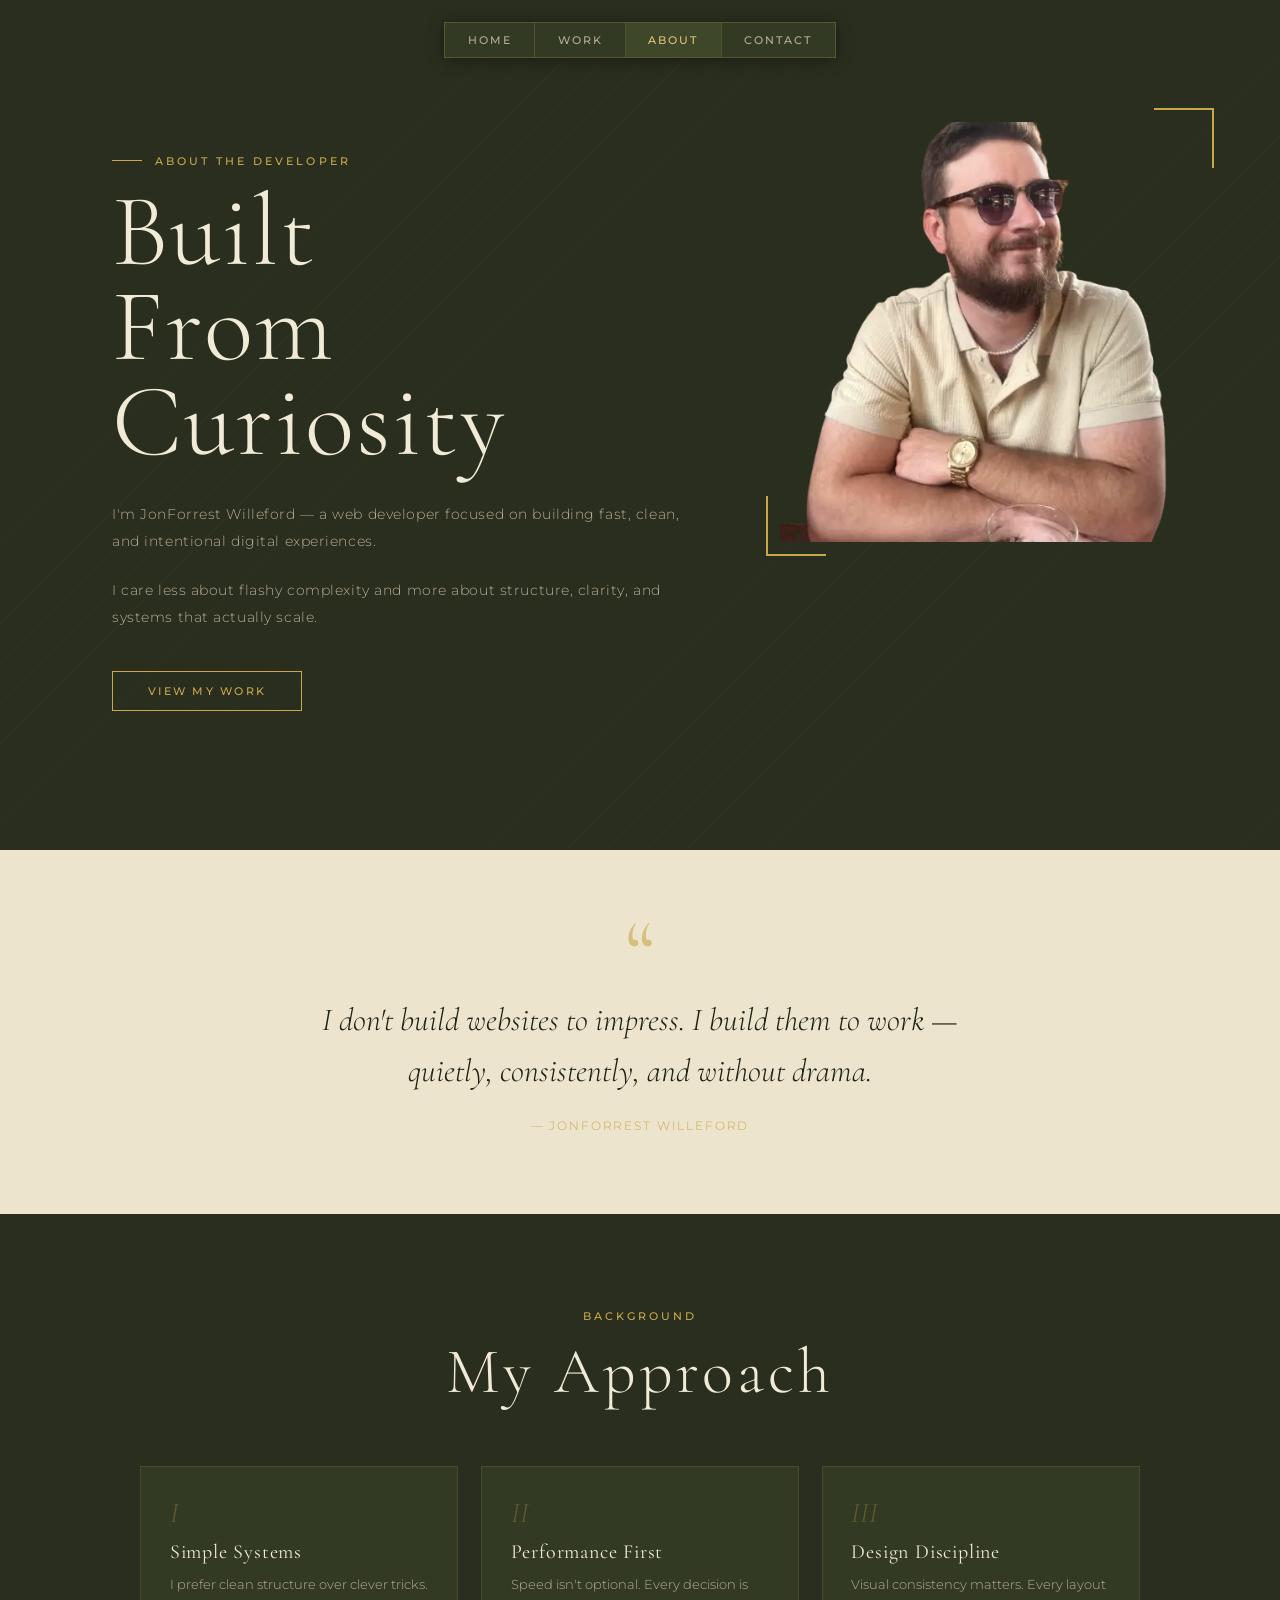
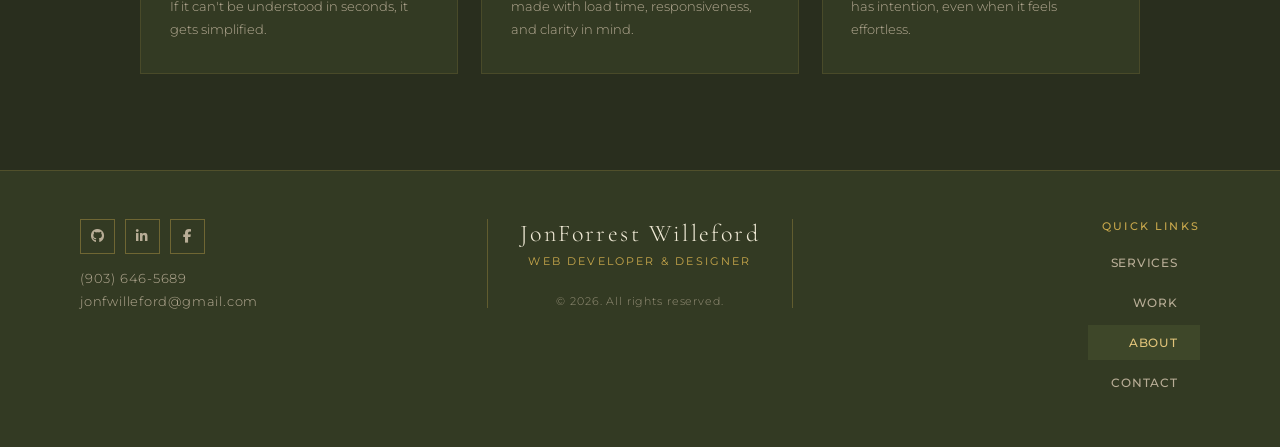
<file: about.html>
<!DOCTYPE html>
<html lang="en">
<head>
    <meta charset="UTF-8">
    <meta name="viewport" content="width=device-width, initial-scale=1.0">
    <title>About — JonForrest Willeford</title>
    <meta name="description" content="Learn about JonForrest Willeford — a web developer focused on building fast, clean, and intentional digital experiences with an emphasis on structure and clarity.">
    <link rel="canonical" href="https://jonforrest.dev/about.html">
    <meta property="og:type" content="website">
    <meta property="og:url" content="https://jonforrest.dev/about.html">
    <meta property="og:title" content="About — JonForrest Willeford">
    <meta property="og:description" content="Web developer focused on building fast, clean, and intentional digital experiences with an emphasis on structure and clarity.">
    <meta property="og:image" content="https://jonforrest.dev/imgs/hero_nb.webp">
    <meta name="twitter:card" content="summary_large_image">
    <meta name="twitter:title" content="About — JonForrest Willeford">
    <meta name="twitter:description" content="Web developer focused on building fast, clean, and intentional digital experiences with an emphasis on structure and clarity.">
    <meta name="twitter:image" content="https://jonforrest.dev/imgs/hero_nb.webp">
    <link rel="preconnect" href="https://fonts.googleapis.com">
    <link rel="preconnect" href="https://fonts.gstatic.com" crossorigin>
    <link href="https://fonts.googleapis.com/css2?family=Cormorant+Garamond:ital,wght@0,300;0,400;0,600;1,300;1,400&family=Montserrat:wght@300;400;500&display=swap" rel="stylesheet">
    <link rel="stylesheet" href="styles.css?v=2">
    <link rel="stylesheet" href="https://cdnjs.cloudflare.com/ajax/libs/font-awesome/6.5.0/css/all.min.css">
    <link rel="icon" type="image/x-icon" href="imgs/favicon.ico">
    <link rel="icon" type="image/svg+xml" href="imgs/favicon.svg">
    <link rel="apple-touch-icon" sizes="180x180" href="imgs/favicon.png">
</head>
<body>

<header class="top-header">

    <div class="nav-container">
        <nav>
            <ul>
                <li><a href="index.html" id="dynamicNav">Services</a></li>
                <li><a href="work.html">Work</a></li>
                <li><a href="about.html">About</a></li>
                <li><a href="contact.html">Contact</a></li>
            </ul>
        </nav>
    </div>

    <div class="hero-layout">
        <div class="hero-text">
            <p class="hero-eyebrow">About the Developer</p>
            <h1>Built<br>From Curiosity</h1>
            <p class="intro">
                I'm JonForrest Willeford — a web developer focused on building
                fast, clean, and intentional digital experiences.
            </p>
            <p class="intro">
                I care less about flashy complexity and more about structure,
                clarity, and systems that actually scale.
            </p>
            <a href="work.html" class="cta-btn">View My Work</a>
        </div>

        <div class="hero-photo-col">
            <div class="hero-photo-frame">
                <img src="imgs/hero_nb.webp" alt="JonForrest Willeford" class="profile-pic" width="500" height="500" loading="lazy">
                <div class="photo-ornament"></div>
            </div>
        </div>
    </div>

</header>

<main>

    <blockquote class="quote">
        <span class="quote-mark">&ldquo;</span>
        <p>I don't build websites to impress. I build them to work —
        quietly, consistently, and without drama.</p>
        <cite>— JonForrest Willeford</cite>
    </blockquote>

    <section class="services">
        <div class="section-label">Background</div>
        <h2 class="section-title">My Approach</h2>

        <div class="services-grid">
            <div class="service-card">
                <div class="service-num">I</div>
                <h3>Simple Systems</h3>
                <p>I prefer clean structure over clever tricks. If it can't be
                understood in seconds, it gets simplified.</p>
            </div>
            <div class="service-card">
                <div class="service-num">II</div>
                <h3>Performance First</h3>
                <p>Speed isn't optional. Every decision is made with load time,
                responsiveness, and clarity in mind.</p>
            </div>
            <div class="service-card">
                <div class="service-num">III</div>
                <h3>Design Discipline</h3>
                <p>Visual consistency matters. Every layout has intention,
                even when it feels effortless.</p>
            </div>
        </div>
    </section>

</main>

<footer>
    <div class="footer-inner">
        <div class="footer-col footer-col--left">
            <div class="footer-socials">
                <a href="https://github.com/Jonfwilleford" target="_blank" rel="noopener" class="social-link" aria-label="GitHub"><i class="fab fa-github"></i></a>
                <a href="https://linkedin.com/in/jonforrest-willeford-73b95355" target="_blank" rel="noopener" class="social-link" aria-label="LinkedIn"><i class="fab fa-linkedin-in"></i></a>
                <a href="https://www.facebook.com/Jonwilleford" target="_blank" rel="noopener" class="social-link" aria-label="Facebook"><i class="fab fa-facebook-f"></i></a>
            </div>
            <a href="tel:+19036465689" class="footer-contact-link">(903) 646-5689</a>
            <a href="mailto:jonfwilleford@gmail.com" class="footer-contact-link">jonfwilleford@gmail.com</a>
        </div>
        <div class="footer-col footer-col--center">
            <p class="footer-name">JonForrest Willeford</p>
            <p class="footer-tag">Web Developer &amp; Designer</p>
            <p class="footer-copy">© 2026. All rights reserved.</p>
        </div>
        <div class="footer-col footer-col--right">
            <p class="footer-nav-label">Quick Links</p>
            <nav class="footer-nav">
                <a href="index.html#services">Services</a>
                <a href="work.html">Work</a>
                <a href="about.html">About</a>
                <a href="contact.html">Contact</a>
            </nav>
        </div>
    </div>
</footer>
<script src="js/nav.js" defer></script>
<script src="js/main.js" defer></script>
</body>
</html>
</file>
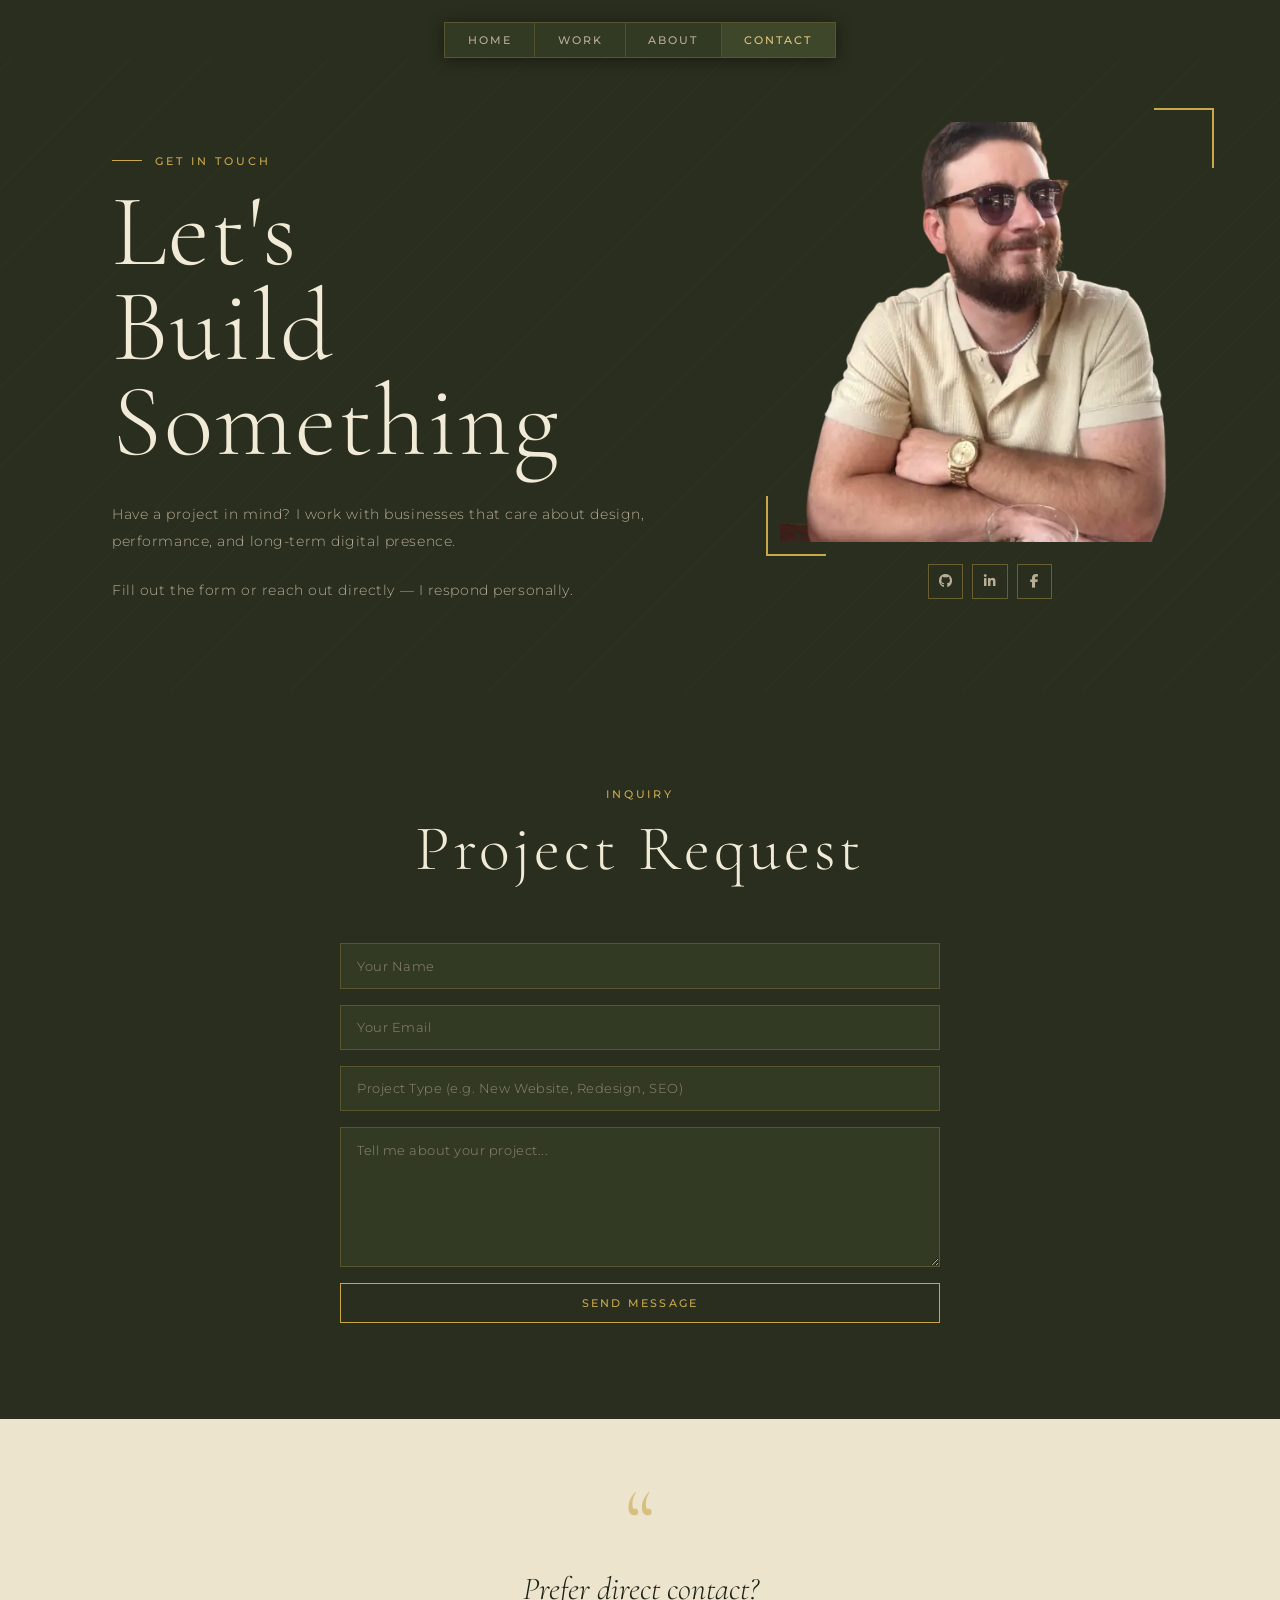
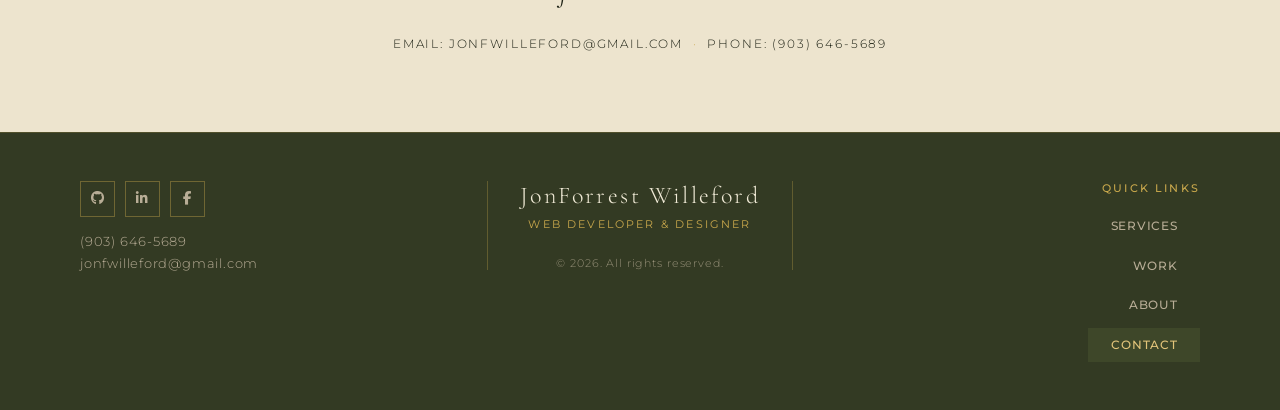
<file: contact.html>
<!DOCTYPE html>
<html lang="en">
<head>
    <meta charset="UTF-8">
    <meta name="viewport" content="width=device-width, initial-scale=1.0">
    <title>Contact — JonForrest Willeford</title>
    <meta name="description" content="Get in touch with JonForrest Willeford to discuss your web design, development, or SEO project. I respond personally to every inquiry.">
    <link rel="canonical" href="https://jonforrest.dev/contact.html">
    <meta property="og:type" content="website">
    <meta property="og:url" content="https://jonforrest.dev/contact.html">
    <meta property="og:title" content="Contact — JonForrest Willeford">
    <meta property="og:description" content="Get in touch to discuss your web design, development, or SEO project. I respond personally to every inquiry.">
    <meta property="og:image" content="https://jonforrest.dev/imgs/hero_nb.webp">
    <meta name="twitter:card" content="summary_large_image">
    <meta name="twitter:title" content="Contact — JonForrest Willeford">
    <meta name="twitter:description" content="Get in touch to discuss your web design, development, or SEO project. I respond personally to every inquiry.">
    <meta name="twitter:image" content="https://jonforrest.dev/imgs/hero_nb.webp">
    <link rel="preconnect" href="https://fonts.googleapis.com">
    <link rel="preconnect" href="https://fonts.gstatic.com" crossorigin>
    <link href="https://fonts.googleapis.com/css2?family=Cormorant+Garamond:ital,wght@0,300;0,400;0,600;1,300;1,400&family=Montserrat:wght@300;400;500&display=swap" rel="stylesheet">
    <link rel="stylesheet" href="styles.css?v=2">
    <link rel="stylesheet" href="https://cdnjs.cloudflare.com/ajax/libs/font-awesome/6.5.0/css/all.min.css">
    <link rel="icon" type="image/x-icon" href="imgs/favicon.ico">
    <link rel="icon" type="image/svg+xml" href="imgs/favicon.svg">
    <link rel="apple-touch-icon" sizes="180x180" href="imgs/favicon.png">
</head>
<body>

<header class="top-header">

    <div class="nav-container">
        <nav>
            <ul>
                <li><a href="index.html" id="dynamicNav">Services</a></li>
                <li><a href="work.html">Work</a></li>
                <li><a href="about.html">About</a></li>
                <li><a href="contact.html">Contact</a></li>
            </ul>
        </nav>
    </div>

    <div class="hero-layout compact">
        <div class="hero-text">
            <p class="hero-eyebrow">Get in Touch</p>
            <h1>Let's<br>Build Something</h1>
            <p class="intro">
                Have a project in mind? I work with businesses that care about
                design, performance, and long-term digital presence.
            </p>
            <p class="intro">
                Fill out the form or reach out directly — I respond personally.
            </p>
        </div>

        <div class="hero-photo-col">
            <div class="hero-photo-frame">
                <img src="imgs/hero_nb.webp" alt="JonForrest Willeford" class="profile-pic" width="500" height="500" loading="lazy">
                <div class="photo-ornament"></div>
            </div>
            <div class="hero-social-links">
                <a href="https://github.com/Jonfwilleford" target="_blank" rel="noopener" class="social-link" aria-label="GitHub"><i class="fab fa-github"></i></a>
                <a href="https://linkedin.com/in/jonforrest-willeford-73b95355" target="_blank" rel="noopener" class="social-link" aria-label="LinkedIn"><i class="fab fa-linkedin-in"></i></a>
                <a href="https://www.facebook.com/Jonwilleford" target="_blank" rel="noopener" class="social-link" aria-label="Facebook"><i class="fab fa-facebook-f"></i></a>
            </div>
        </div>
    </div>

</header>

<main>

    <section class="services">
        <div class="section-label">Inquiry</div>
        <h2 class="section-title">Project Request</h2>

        <form
            action="https://formspree.io/f/xlgaolgg"
            method="POST"
            class="contact-form"
            id="contactForm"
        >
            <label for="contactName" class="sr-only">Your Name</label>
            <input
                id="contactName"
                type="text"
                name="name"
                placeholder="Your Name"
                required
            >
            <label for="contactEmail" class="sr-only">Your Email</label>
            <input
                id="contactEmail"
                type="email"
                name="email"
                placeholder="Your Email"
                required
            >
            <label for="contactSubject" class="sr-only">Project Type</label>
            <input
                id="contactSubject"
                type="text"
                name="subject"
                placeholder="Project Type (e.g. New Website, Redesign, SEO)"
            >
            <label for="contactMessage" class="sr-only">Message</label>
            <textarea
                id="contactMessage"
                name="message"
                placeholder="Tell me about your project..."
                rows="6"
                required
            ></textarea>

            <button type="submit" class="cta-btn">Send Message</button>
        </form>

        <p class="form-success" id="formSuccess">
            ✦ &nbsp; Message received — I'll be in touch shortly.
        </p>
    </section>

    <blockquote class="quote">
        <span class="quote-mark">&ldquo;</span>
        <p>Prefer direct contact?</p>
        <cite>
            <a href="mailto:jonfwilleford@gmail.com">Email: jonfwilleford@gmail.com</a>
            &nbsp;·&nbsp;
            <a href="tel:+19036465689">Phone: (903) 646-5689</a>
        </cite>
    </blockquote>

</main>

<footer>
    <div class="footer-inner">
        <div class="footer-col footer-col--left">
            <div class="footer-socials">
                <a href="https://github.com/Jonfwilleford" target="_blank" rel="noopener" class="social-link" aria-label="GitHub"><i class="fab fa-github"></i></a>
                <a href="https://linkedin.com/in/jonforrest-willeford-73b95355" target="_blank" rel="noopener" class="social-link" aria-label="LinkedIn"><i class="fab fa-linkedin-in"></i></a>
                <a href="https://www.facebook.com/Jonwilleford" target="_blank" rel="noopener" class="social-link" aria-label="Facebook"><i class="fab fa-facebook-f"></i></a>
            </div>
            <a href="tel:+19036465689" class="footer-contact-link">(903) 646-5689</a>
            <a href="mailto:jonfwilleford@gmail.com" class="footer-contact-link">jonfwilleford@gmail.com</a>
        </div>
        <div class="footer-col footer-col--center">
            <p class="footer-name">JonForrest Willeford</p>
            <p class="footer-tag">Web Developer &amp; Designer</p>
            <p class="footer-copy">© 2026. All rights reserved.</p>
        </div>
        <div class="footer-col footer-col--right">
            <p class="footer-nav-label">Quick Links</p>
            <nav class="footer-nav">
                <a href="index.html#services">Services</a>
                <a href="work.html">Work</a>
                <a href="about.html">About</a>
                <a href="contact.html">Contact</a>
            </nav>
        </div>
    </div>
</footer>
<script src="js/nav.js" defer></script>
<script src="js/main.js" defer></script>
<script src="js/contact.js" defer></script>
</body>
</html>
</file>
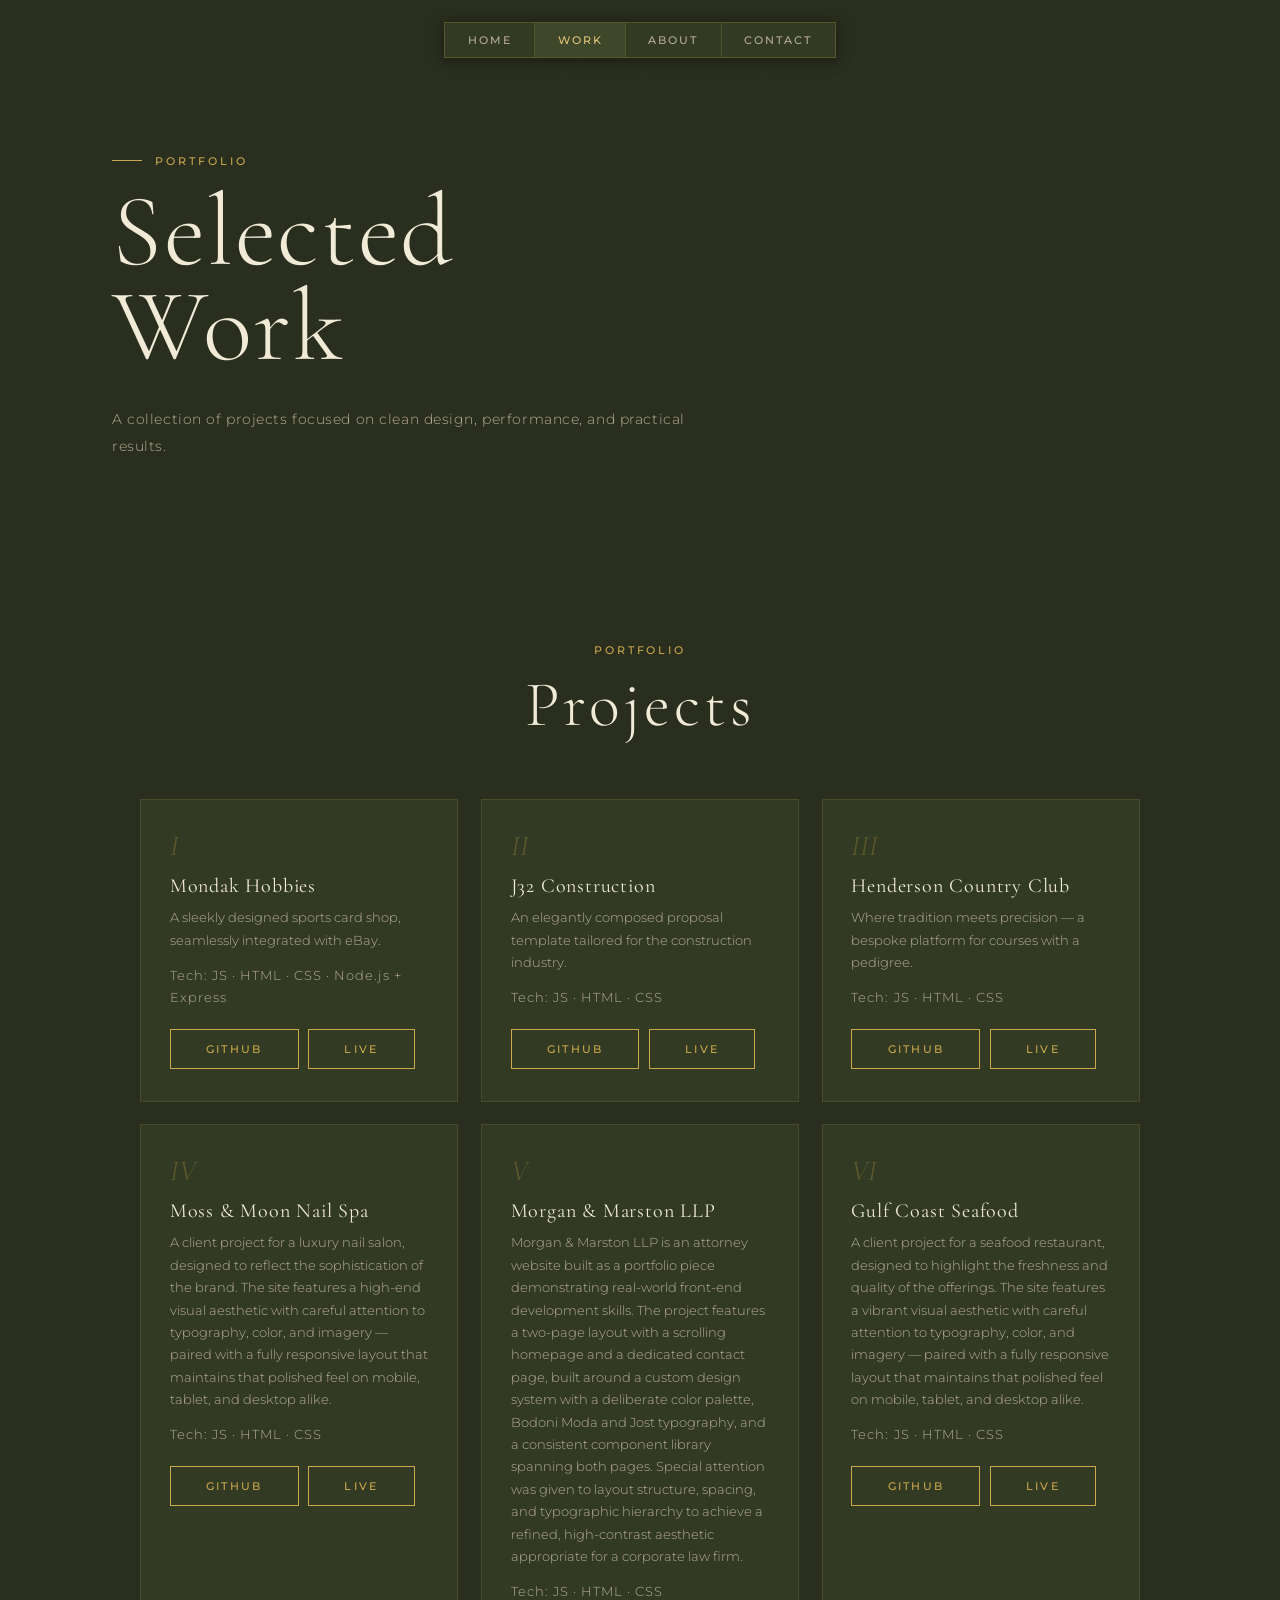
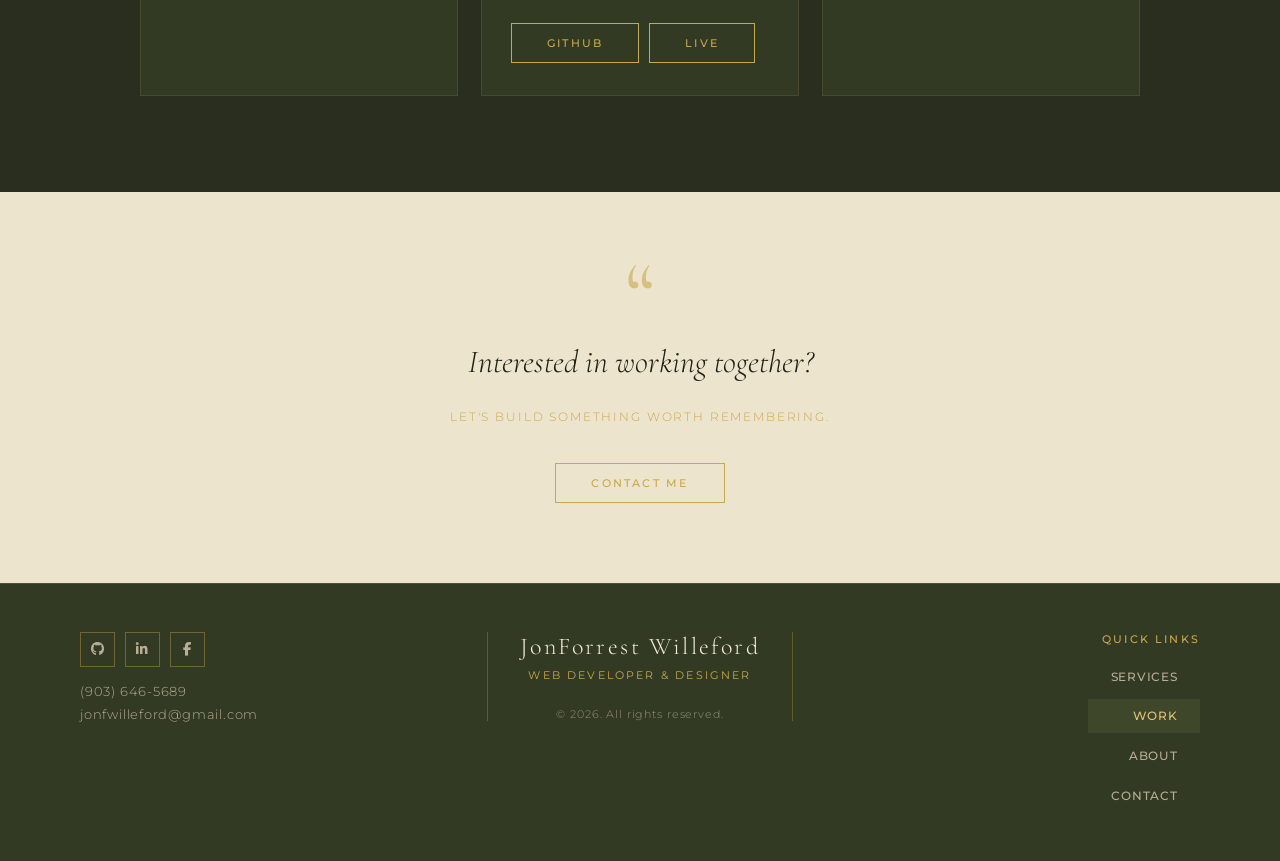
<file: work.html>
<!DOCTYPE html>
<html lang="en">
<head>
    <meta charset="UTF-8">
    <meta name="viewport" content="width=device-width, initial-scale=1.0">
    <title>Work — JonForrest Willeford</title>
    <meta name="description" content="Explore JonForrest Willeford's portfolio of web design and development projects — clean design, strong performance, and practical results.">
    <link rel="canonical" href="https://jonforrest.dev/work.html">
    <meta property="og:type" content="website">
    <meta property="og:url" content="https://jonforrest.dev/work.html">
    <meta property="og:title" content="Work — JonForrest Willeford">
    <meta property="og:description" content="Portfolio of web design and development projects focused on clean design, performance, and practical results.">
    <meta property="og:image" content="https://jonforrest.dev/imgs/hero_nb.webp">
    <meta name="twitter:card" content="summary_large_image">
    <meta name="twitter:title" content="Work — JonForrest Willeford">
    <meta name="twitter:description" content="Portfolio of web design and development projects focused on clean design, performance, and practical results.">
    <meta name="twitter:image" content="https://jonforrest.dev/imgs/hero_nb.webp">
    <link rel="preconnect" href="https://fonts.googleapis.com">
    <link rel="preconnect" href="https://fonts.gstatic.com" crossorigin>
    <link href="https://fonts.googleapis.com/css2?family=Cormorant+Garamond:ital,wght@0,300;0,400;0,600;1,300;1,400&family=Montserrat:wght@300;400;500&display=swap" rel="stylesheet">
    <link rel="stylesheet" href="styles.css?v=2">
    <link rel="stylesheet" href="https://cdnjs.cloudflare.com/ajax/libs/font-awesome/6.5.0/css/all.min.css">
    <link rel="icon" type="image/x-icon" href="imgs/favicon.ico">
    <link rel="icon" type="image/svg+xml" href="imgs/favicon.svg">
    <link rel="apple-touch-icon" sizes="180x180" href="imgs/favicon.png">
</head>
<body>

<header class="top-header">

    <div class="nav-container">
        <nav>
            <ul>
                <li><a href="index.html" id="dynamicNav">Services</a></li>
                <li><a href="work.html">Work</a></li>
                <li><a href="about.html">About</a></li>
                <li><a href="contact.html">Contact</a></li>
            </ul>
        </nav>
    </div>

    <div class="hero-layout compact">
        <div class="hero-text">
            <p class="hero-eyebrow">Portfolio</p>
            <h1>Selected<br>Work</h1>
            <p class="intro">
                A collection of projects focused on clean design,
                performance, and practical results.
            </p>
        </div>
    </div>

</header>

<main>

    <section id="projects" class="services">
        <div class="section-label">Portfolio</div>
        <h2 class="section-title">Projects</h2>
        <div id="projectsContainer" class="services-grid">
            <!-- Populated by script.js -->
        </div>
    </section>

    <blockquote class="quote">
        <span class="quote-mark">&ldquo;</span>
        <p>Interested in working together?</p>
        <cite>Let's build something worth remembering.<br><br>
            <a href="contact.html">
                <span class="cta-btn" style="display:inline-block; margin-top: 1.2rem;">Contact Me</span>
            </a>
        </cite>
    </blockquote>

</main>

<!-- PROJECT MODAL -->
<div id="moreInfoModal" class="modal">
    <div class="modal-content">
        <button class="close" aria-label="Close">&times;</button>
        <div id="projectDetails"></div>
    </div>
</div>

<footer>
    <div class="footer-inner">
        <div class="footer-col footer-col--left">
            <div class="footer-socials">
                <a href="https://github.com/Jonfwilleford" target="_blank" rel="noopener" class="social-link" aria-label="GitHub"><i class="fab fa-github"></i></a>
                <a href="https://linkedin.com/in/jonforrest-willeford-73b95355" target="_blank" rel="noopener" class="social-link" aria-label="LinkedIn"><i class="fab fa-linkedin-in"></i></a>
                <a href="https://www.facebook.com/Jonwilleford" target="_blank" rel="noopener" class="social-link" aria-label="Facebook"><i class="fab fa-facebook-f"></i></a>
            </div>
            <a href="tel:+19036465689" class="footer-contact-link">(903) 646-5689</a>
            <a href="mailto:jonfwilleford@gmail.com" class="footer-contact-link">jonfwilleford@gmail.com</a>
        </div>
        <div class="footer-col footer-col--center">
            <p class="footer-name">JonForrest Willeford</p>
            <p class="footer-tag">Web Developer &amp; Designer</p>
            <p class="footer-copy">© 2026. All rights reserved.</p>
        </div>
        <div class="footer-col footer-col--right">
            <p class="footer-nav-label">Quick Links</p>
            <nav class="footer-nav">
                <a href="index.html#services">Services</a>
                <a href="work.html">Work</a>
                <a href="about.html">About</a>
                <a href="contact.html">Contact</a>
            </nav>
        </div>
    </div>
</footer>
<script src="js/nav.js" defer></script>
<script src="js/main.js" defer></script>
<script src="js/projects.js" defer></script>
</body>
</html>
</file>
<file: styles.css>
/* ─────────────────────────────────────────
   PINE TREE PALETTE
───────────────────────────────────────── */
:root {
    --pine-deep:    #1E2215;
    --pine-base:    #292E1E;
    --pine-mid:     #333A23;
    --pine-light:   #3E4729;
    --cream:        #F0EAD6;
    --cream-dim:    #B8AD96;
    --gold:         #C9A84C;
    --gold-light:   #E2C47A;
    --parchment:    #EDE4CE;
    --ink:          #1E2215;
}

*, *::before, *::after {
    margin: 0;
    padding: 0;
    box-sizing: border-box;
}

html { scroll-behavior: smooth; }

body {
    background-color: var(--pine-base);
    color: var(--cream);
    font-family: 'Montserrat', sans-serif;
    font-weight: 300;
    overflow-x: hidden;
}

/* ─── NAV ─────────────────────────────── */
.top-header {
    width: 100%;
    background-color: var(--pine-base);
    display: flex;
    flex-direction: column;
    align-items: center;
}

.nav-container {
    position: sticky;
    top: 0;
    z-index: 100;
    width: 100%;
    display: flex;
    justify-content: center;
    padding: 1.4rem 0 0;
    background-color: var(--pine-base);
    animation: slideDown 0.8s cubic-bezier(0.22, 1, 0.36, 1) both;
}

nav {
    background-color: var(--pine-mid);
    border: 1px solid rgba(201, 168, 76, 0.25);
    box-shadow: 0 2px 16px rgba(0, 0, 0, 0.4);
}

nav ul {
    display: flex;
    justify-content: center;
    list-style: none;
    margin: 0;
    padding: 0;
}

nav a {
    display: block;
    color: var(--cream-dim);
    text-decoration: none;
    padding: 0.6rem 1.4rem;
    font-family: 'Montserrat', sans-serif;
    font-size: 0.7rem;
    font-weight: 500;
    letter-spacing: 0.18em;
    text-transform: uppercase;
    transition: background 0.2s, color 0.2s;
}

nav a:hover, nav a.active {
    background-color: var(--pine-light);
    color: var(--gold-light);
}

nav ul li + li {
    border-left: 1px solid rgba(201, 168, 76, 0.2);
}

/* ─── HERO LAYOUT ─────────────────────── */
.hero-layout {
    width: 100%;
    display: flex;
    align-items: flex-start;
    justify-content: space-between;
    min-height: 88vh;
    position: relative;
    padding: 4rem 5rem 3rem 5rem;
}

.hero-layout.compact {
    min-height: 52vh;
}

.hero-layout::before {
    content: '';
    position: absolute;
    inset: 0;
    background-image: repeating-linear-gradient(
        -45deg,
        rgba(201, 168, 76, 0.025) 0px,
        rgba(201, 168, 76, 0.025) 1px,
        transparent 1px,
        transparent 28px
    );
    pointer-events: none;
}

/* ─── HERO TEXT ───────────────────────── */
.hero-text {
    position: relative;
    z-index: 2;
    max-width: 52%;
    padding-top: 2rem;
    margin-left: 2rem;
}

.hero-eyebrow {
    font-family: 'Montserrat', sans-serif;
    font-size: 0.68rem;
    font-weight: 500;
    letter-spacing: 0.28em;
    text-transform: uppercase;
    color: var(--gold);
    margin-bottom: 1rem;
    display: flex;
    align-items: center;
    gap: 0.8rem;
}

.hero-eyebrow::before {
    content: '';
    display: inline-block;
    width: 30px;
    height: 1px;
    background: var(--gold);
    flex-shrink: 0;
}

h1 {
    font-family: 'Cormorant Garamond', serif;
    font-size: clamp(4rem, 8vw, 7.5rem);
    font-weight: 300;
    line-height: 0.93;
    letter-spacing: 0.02em;
    color: var(--cream);
    margin-bottom: 2rem;
}

.intro {
    font-size: 0.88rem;
    line-height: 1.9;
    color: var(--cream-dim);
    letter-spacing: 0.04em;
    margin-bottom: 1.4rem;
    font-weight: 300;
}

.intro:last-of-type { margin-bottom: 2.5rem; }

.cta-btn {
    display: inline-block;
    padding: 0.75rem 2.2rem;
    border: 1px solid var(--gold);
    color: var(--gold);
    text-decoration: none;
    font-family: 'Montserrat', sans-serif;
    font-size: 0.7rem;
    font-weight: 500;
    letter-spacing: 0.2em;
    text-transform: uppercase;
    transition: background 0.25s, color 0.25s;
    cursor: pointer;
    background: transparent;
}

.cta-btn:hover {
    background: var(--gold);
    color: var(--pine-deep);
}

/* ─── HERO PHOTO ──────────────────────── */
.hero-photo-col {
    flex-shrink: 0;
    width: 38%;
    max-width: 420px;
    align-self: flex-start;
}

.hero-photo-frame {
    position: relative;
}

.profile-pic {
    width: 100%;
    height: auto;
    display: block;
    filter: sepia(10%) contrast(1.05);
}

.photo-ornament {
    position: absolute;
    bottom: -14px;
    left: -14px;
    width: 60px;
    height: 60px;
    border-bottom: 2px solid var(--gold);
    border-left: 2px solid var(--gold);
    pointer-events: none;
}

.hero-photo-frame::before {
    content: '';
    position: absolute;
    top: -14px;
    right: -14px;
    width: 60px;
    height: 60px;
    border-top: 2px solid var(--gold);
    border-right: 2px solid var(--gold);
    z-index: 3;
}

/* ─── QUOTE BAND ──────────────────────── */
.quote {
    display: block;
    width: 100%;
    background-color: var(--parchment);
    color: var(--ink);
    text-align: center;
    padding: 5rem 2rem;
}

.quote-mark {
    display: block;
    font-family: 'Cormorant Garamond', serif;
    font-size: 6rem;
    line-height: 0.5;
    color: var(--gold);
    margin-bottom: 1rem;
    opacity: 0.6;
}

.quote p {
    font-family: 'Cormorant Garamond', serif;
    font-size: clamp(1.4rem, 2.5vw, 2rem);
    font-weight: 300;
    font-style: italic;
    line-height: 1.6;
    max-width: 640px;
    margin: 0 auto 1.2rem;
    color: var(--ink);
}

.quote cite {
    font-family: 'Montserrat', sans-serif;
    font-size: 0.72rem;
    letter-spacing: 0.16em;
    text-transform: uppercase;
    color: var(--gold);
    font-style: normal;
}

.quote cite a {
    color: var(--pine-deep);
    text-decoration: none;
}

.quote cite a:hover { color: var(--ink); }

/* ─── SECTIONS ────────────────────────── */
.services {
    padding: 6rem 5rem;
    display: flex;
    flex-direction: column;
    align-items: center;
    background-color: var(--pine-base);
}

.section-label {
    font-family: 'Montserrat', sans-serif;
    font-size: 0.66rem;
    font-weight: 500;
    letter-spacing: 0.28em;
    text-transform: uppercase;
    color: var(--gold);
    margin-bottom: 0.6rem;
}

.section-title {
    font-family: 'Cormorant Garamond', serif;
    font-size: clamp(2.5rem, 5vw, 4rem);
    font-weight: 300;
    letter-spacing: 0.06em;
    color: var(--cream);
    margin-bottom: 3.5rem;
    text-align: center;
}

/* ─── CARDS ───────────────────────────── */
.services-grid {
    display: grid;
    grid-template-columns: repeat(3, 1fr);
    gap: 1.4rem;
    width: 100%;
    max-width: 1000px;
}

/* 5-card layout: center bottom row */
.services-grid.five-up .service-card:nth-child(4) {
    grid-column: 1 / 2;
    margin-left: auto;
}
.services-grid.five-up .service-card:nth-child(5) {
    grid-column: 2 / 3;
    margin-right: auto;
}

.service-card {
    background: var(--pine-mid);
    border: 1px solid rgba(201, 168, 76, 0.15);
    padding: 2rem 1.8rem;
    transition: border-color 0.3s, transform 0.3s;
    overflow: hidden;
}

.service-card:hover {
    border-color: var(--gold);
    transform: translateY(-4px);
}

.service-card img {
    width: 100%;
    height: 220px;
    object-fit: cover;
    margin-bottom: 1rem;
    filter: contrast(1.05) sepia(10%);
    transition: transform 0.4s ease;
    display: block;
}

.service-card:hover img { transform: scale(1.03); }

.service-num {
    font-family: 'Cormorant Garamond', serif;
    font-size: 1.8rem;
    font-style: italic;
    color: rgba(201, 168, 76, 0.3);
    margin-bottom: 0.8rem;
    line-height: 1;
}

.service-card h3 {
    font-family: 'Cormorant Garamond', serif;
    font-size: 1.25rem;
    font-weight: 400;
    color: var(--cream);
    margin-bottom: 0.6rem;
    letter-spacing: 0.04em;
}

.service-card p {
    font-size: 0.8rem;
    color: var(--cream-dim);
    line-height: 1.75;
    font-weight: 300;
}

.tech-stack {
    font-size: 0.7rem;
    letter-spacing: 0.08em;
    color: var(--gold);
    margin-top: 0.8rem;
    font-weight: 400;
}

.project-links {
    display: flex;
    gap: 0.6rem;
    margin-top: 1.2rem;
    flex-wrap: wrap;
}

/* ─── CONTACT FORM ────────────────────── */
.contact-form {
    max-width: 600px;
    width: 100%;
    display: flex;
    flex-direction: column;
    gap: 1rem;
}

.contact-form input,
.contact-form textarea {
    padding: 0.85rem 1rem;
    background: var(--pine-mid);
    border: 1px solid rgba(201, 168, 76, 0.25);
    color: var(--cream);
    font-family: 'Montserrat', sans-serif;
    font-size: 0.82rem;
    font-weight: 300;
    letter-spacing: 0.04em;
    outline: none;
    transition: border-color 0.2s;
    width: 100%;
}

.contact-form input::placeholder,
.contact-form textarea::placeholder {
    color: var(--cream-dim);
    opacity: 0.7;
}

.contact-form input:focus,
.contact-form textarea:focus {
    border-color: var(--gold);
}

.contact-form textarea {
    resize: vertical;
    min-height: 140px;
}

.form-success {
    display: none;
    padding: 1rem;
    border: 1px solid var(--gold);
    color: var(--gold);
    font-size: 0.8rem;
    letter-spacing: 0.1em;
    text-align: center;
    margin-top: 0.5rem;
}

/* ─── MODAL ───────────────────────────── */
.modal {
    display: none;
    position: fixed;
    inset: 0;
    z-index: 999;
    background: rgba(30, 34, 21, 0.88);
    backdrop-filter: blur(4px);
    align-items: center;
    justify-content: center;
}

.modal.open { display: flex; }

.modal-content {
    background: var(--pine-mid);
    border: 1px solid rgba(201, 168, 76, 0.3);
    padding: 3rem;
    max-width: 560px;
    width: 90%;
    position: relative;
}

.modal-content h2 {
    font-family: 'Cormorant Garamond', serif;
    font-size: 2rem;
    font-weight: 300;
    color: var(--cream);
    margin-bottom: 1rem;
}

.modal-content p {
    font-size: 0.85rem;
    color: var(--cream-dim);
    line-height: 1.75;
    margin-bottom: 0.6rem;
}

.close {
    position: absolute;
    top: 1rem;
    right: 1.4rem;
    font-size: 1.6rem;
    color: var(--cream-dim);
    cursor: pointer;
    line-height: 1;
    transition: color 0.2s;
    background: none;
    border: none;
    padding: 0;
    font-family: inherit;
}

.close:hover { color: var(--gold); }

/* ─── SOCIAL LINKS ────────────────────── */
.social-link {
    display: inline-flex;
    align-items: center;
    justify-content: center;
    width: 2.2rem;
    height: 2.2rem;
    border: 1px solid rgba(201, 168, 76, 0.4);
    color: var(--cream-dim);
    text-decoration: none;
    font-size: 0.85rem;
    transition: border-color 0.2s, color 0.2s, background 0.2s;
}

.social-link:hover {
    border-color: var(--gold);
    color: var(--gold);
    background: rgba(201, 168, 76, 0.07);
}

.hero-social-links {
    display: flex;
    gap: 0.6rem;
    margin-top: 1.4rem;
    justify-content: center;
}

/* ─── FOOTER ──────────────────────────── */
footer {
    background-color: var(--pine-mid);
    border-top: 1px solid rgba(201, 168, 76, 0.2);
    padding: 3rem 5rem;
}

.footer-inner {
    display: grid;
    grid-template-columns: 1fr auto 1fr;
    align-items: start;
    gap: 2rem;
}

.footer-col {
    display: flex;
    flex-direction: column;
    gap: 0.4rem;
}

.footer-col--left { align-items: flex-start; }

.footer-col--center {
    align-items: center;
    text-align: center;
    border-left: 1px solid rgba(201, 168, 76, 0.3);
    border-right: 1px solid rgba(201, 168, 76, 0.3);
    padding: 0 2rem;
}

.footer-col--right {
    align-items: flex-end;
    text-align: right;
    padding-left: 2rem;
}

.footer-socials {
    display: flex;
    gap: 0.6rem;
    margin-bottom: 0.6rem;
}

.footer-name {
    font-family: 'Cormorant Garamond', serif;
    font-size: 1.5rem;
    font-weight: 300;
    letter-spacing: 0.1em;
    color: var(--cream);
}

.footer-tag {
    font-size: 0.68rem;
    font-weight: 400;
    letter-spacing: 0.2em;
    text-transform: uppercase;
    color: var(--gold);
    margin-bottom: 0.4rem;
}

.footer-copy {
    font-size: 0.68rem;
    color: rgba(184, 173, 150, 0.75);
    letter-spacing: 0.08em;
    margin-top: 0.8rem;
}

.footer-contact-link {
    font-size: 0.82rem;
    color: var(--cream-dim);
    text-decoration: none;
    letter-spacing: 0.06em;
    transition: color 0.2s;
}

.footer-contact-link:hover { color: var(--gold-light); }

.footer-nav-label {
    font-size: 0.68rem;
    font-weight: 500;
    letter-spacing: 0.2em;
    text-transform: uppercase;
    color: var(--gold);
    margin-bottom: 0.4rem;
}

.footer-nav {
    display: flex;
    flex-direction: column;
    gap: 0.35rem;
    background: none;
    border: none;
    box-shadow: none;
}

.footer-nav a {
    font-size: 0.78rem;
    color: var(--cream-dim);
    text-decoration: none;
    letter-spacing: 0.06em;
    transition: color 0.2s;
}

.footer-nav a:hover { color: var(--gold-light); }

/* ─── ANIMATIONS ─────────────────────── */
@keyframes slideDown {
    from { transform: translateY(-110%); opacity: 0; }
    to   { transform: translateY(0);     opacity: 1; }
}

@keyframes slideInLeft {
    from { transform: translateX(-50px); opacity: 0; }
    to   { transform: translateX(0);     opacity: 1; }
}

@keyframes fadeIn {
    from { opacity: 0; }
    to   { opacity: 1; }
}

@keyframes fadeInUp {
    from { transform: translateY(28px); opacity: 0; }
    to   { transform: translateY(0);    opacity: 1; }
}

/* ── Scroll area ── */
.scroll-area {
    position: absolute;
    bottom: 2.5rem;
    left: 50%;
    transform: translateX(-50%);
    display: flex;
    flex-direction: column;
    align-items: center;
    gap: 1.8rem;
    z-index: 2;
}

.view-work-btn {
    display: inline-block;
    padding: 0.55rem 1.6rem;
    border: 1px solid var(--gold);
    color: var(--gold);
    font-family: 'Montserrat', sans-serif;
    font-size: 0.7rem;
    font-weight: 400;
    letter-spacing: 0.14em;
    text-transform: uppercase;
    text-decoration: none;
    transition: background 0.25s, color 0.25s;
    white-space: nowrap;
}

.view-work-btn:hover {
    background: var(--gold);
    color: var(--pine-deep);
}

/* ── Scroll indicator ── */
.scroll-indicator {
    display: flex;
    flex-direction: column;
    align-items: center;
    gap: 0.45rem;
    color: var(--gold);
    opacity: 0.6;
    cursor: pointer;
    animation: scrollBounce 2.4s ease-in-out infinite;
    transition: opacity 0.25s;
}

.scroll-indicator:hover { opacity: 1; }

.scroll-wheel {
    animation: wheelSlide 2.4s ease-in-out infinite;
}

@keyframes scrollBounce {
    0%, 100% { transform: translateY(0); }
    50%       { transform: translateY(-10px); }
}

@keyframes wheelSlide {
    0%, 100% { transform: translateY(0);   opacity: 1; }
    50%       { transform: translateY(5px); opacity: 0.25; }
}

/* ── Hero load sequence (index only) ── */
.home .hero-text .hero-eyebrow {
    animation: slideInLeft 1.2s cubic-bezier(0.22, 1, 0.36, 1) 0.4s both;
}

.home .hero-photo-col {
    animation: fadeIn 1.1s ease 1.8s both;
}

.home .hero-text h1 {
    animation: fadeIn 1.0s ease 2.9s both;
}

.home .hero-text .intro {
    animation: fadeInUp 1.0s cubic-bezier(0.22, 1, 0.36, 1) 3.9s both;
}

.home .hero-text .cta-btn {
    animation: fadeInUp 1.0s cubic-bezier(0.22, 1, 0.36, 1) 4.1s both;
}

.home .view-work-btn {
    animation: fadeInUp 1.0s cubic-bezier(0.22, 1, 0.36, 1) 4.4s both;
}

/* ── Scroll reveal ── */
.section-label,
.section-title,
.service-card,
.quote,
.contact-form {
    opacity: 0;
    transform: translateY(30px);
    transition: opacity 1.0s ease, transform 1.0s ease;
}

.section-label.in-view,
.section-title.in-view,
.service-card.in-view,
.quote.in-view,
.contact-form.in-view {
    opacity: 1;
    transform: none;
}

/* ─── ACCESSIBILITY UTILITIES ─────────── */
.sr-only {
    position: absolute;
    width: 1px;
    height: 1px;
    padding: 0;
    margin: -1px;
    overflow: hidden;
    clip: rect(0, 0, 0, 0);
    white-space: nowrap;
    border: 0;
}

/* ─── RESPONSIVE ──────────────────────── */
@media (max-width: 860px) {
    .hero-layout {
        flex-direction: column-reverse;
        padding: 2rem 2rem 3rem;
        min-height: unset;
        gap: 2rem;
    }

    .hero-text { max-width: 100%; margin-left: 0; }
    .hero-photo-col { width: 100%; max-width: 100%; }
    .services { padding: 4rem 2rem; }

    .services-grid { grid-template-columns: 1fr 1fr; }

    .services-grid.five-up .service-card:nth-child(4),
    .services-grid.five-up .service-card:nth-child(5) {
        grid-column: auto;
        margin: 0;
    }

    .scroll-area { display: none; }
    .quote { padding: 3rem 1.5rem; }
    footer { padding: 2rem 1.5rem; }
    .footer-inner { grid-template-columns: 1fr; gap: 1.5rem; }
    .footer-col--left,
    .footer-col--right { align-items: center; text-align: center; }
    .footer-col--right { order: 3; }
}

@media (max-width: 540px) {
    .services-grid { grid-template-columns: 1fr; }
    h1 { font-size: 3.5rem; }
    nav a { padding: 0.55rem 0.7rem; font-size: 0.65rem; }
    .hero-layout { padding: 1.5rem 1.5rem 2.5rem; }
}

        /* ── COLLECTION GRID ─────────────────── */
        .collection-grid {
            display: grid;
            grid-template-columns: repeat(3, 1fr);
            gap: 0.75rem;
            width: 100%;
            max-width: 1000px;
        }

        .collection-thumb {
            overflow: hidden;
            border: 1px solid rgba(201, 168, 76, 0.12);
            cursor: pointer;
            position: relative;
        }

        .collection-thumb img {
            width: 100%;
            height: 240px;
            object-fit: cover;
            display: block;
            filter: sepia(8%) contrast(1.05);
            transition: transform 0.4s ease, filter 0.35s ease;
        }

        .collection-thumb:hover img {
            transform: scale(1.06);
            filter: sepia(0%) contrast(1.1);
        }

        .collection-thumb .thumb-num {
            position: absolute;
            bottom: 0.6rem;
            right: 0.7rem;
            font-family: 'Cormorant Garamond', serif;
            font-size: 0.9rem;
            font-style: italic;
            color: rgba(240, 234, 214, 0.5);
            line-height: 1;
            pointer-events: none;
        }

        /* ── LIGHTBOX ────────────────────────── */
        .lightbox {
            display: none;
            position: fixed;
            inset: 0;
            z-index: 999;
            background: rgba(30, 34, 21, 0.96);
            align-items: center;
            justify-content: center;
            flex-direction: column;
        }

        .lightbox.open {
            display: flex;
        }

        .lightbox-img-wrap {
            position: relative;
            display: flex;
            align-items: center;
            justify-content: center;
            max-width: 90vw;
            max-height: 80vh;
        }

        .lightbox img {
            max-width: 88vw;
            max-height: 78vh;
            object-fit: contain;
            display: block;
            filter: sepia(5%) contrast(1.05);
            box-shadow: 0 8px 60px rgba(0,0,0,0.6);
        }

        .lightbox-close {
            position: fixed;
            top: 1.4rem;
            right: 1.8rem;
            font-size: 2rem;
            color: var(--cream-dim);
            cursor: pointer;
            line-height: 1;
            transition: color 0.2s;
            z-index: 1001;
            background: none;
            border: none;
            font-family: inherit;
        }

        .lightbox-close:hover { color: var(--gold); }

        .lightbox-nav {
            position: fixed;
            top: 50%;
            transform: translateY(-50%);
            background: none;
            border: 1px solid rgba(201, 168, 76, 0.3);
            color: var(--cream-dim);
            font-family: 'Cormorant Garamond', serif;
            font-size: 1.6rem;
            width: 48px;
            height: 48px;
            display: flex;
            align-items: center;
            justify-content: center;
            cursor: pointer;
            transition: border-color 0.2s, color 0.2s;
            z-index: 1001;
        }

        .lightbox-nav:hover {
            border-color: var(--gold);
            color: var(--gold);
        }

        .lightbox-prev { left: 1.5rem; }
        .lightbox-next { right: 1.5rem; }

        .lightbox-counter {
            margin-top: 1.2rem;
            font-family: 'Montserrat', sans-serif;
            font-size: 0.68rem;
            letter-spacing: 0.2em;
            color: var(--cream-dim);
            text-transform: uppercase;
        }

        /* ── BACK LINK ───────────────────────── */
        .back-link {
            display: inline-flex;
            align-items: center;
            gap: 0.5rem;
            font-family: 'Montserrat', sans-serif;
            font-size: 0.68rem;
            letter-spacing: 0.18em;
            text-transform: uppercase;
            color: var(--gold);
            text-decoration: none;
            margin-bottom: 2rem;
            transition: opacity 0.2s;
        }

        .back-link:hover { opacity: 0.7; }
        .back-link::before { content: '←'; font-size: 0.9rem; }

        @media (max-width: 640px) {
            .collection-grid { grid-template-columns: repeat(2, 1fr); }
            .lightbox-nav { display: none; }
        }

        @media (max-width: 400px) {
            .collection-grid { grid-template-columns: 1fr; }
        }
</file>
